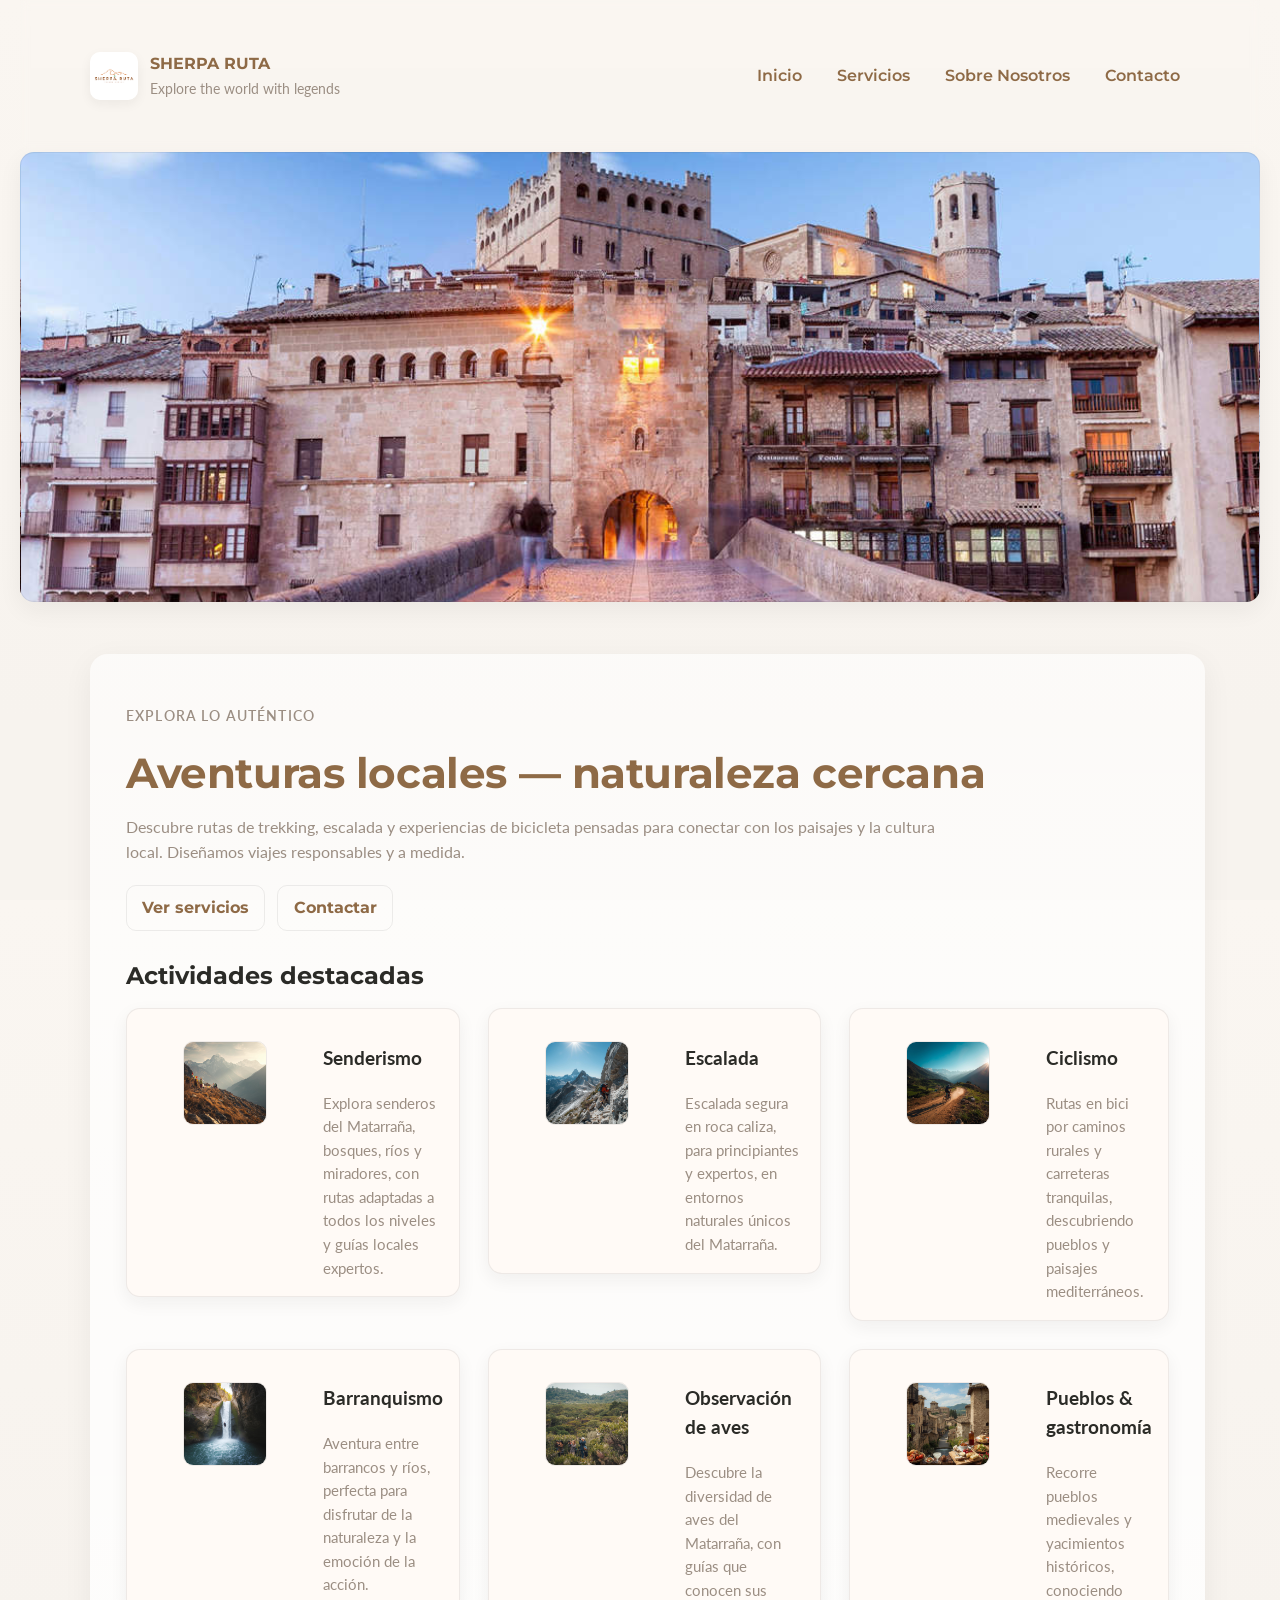
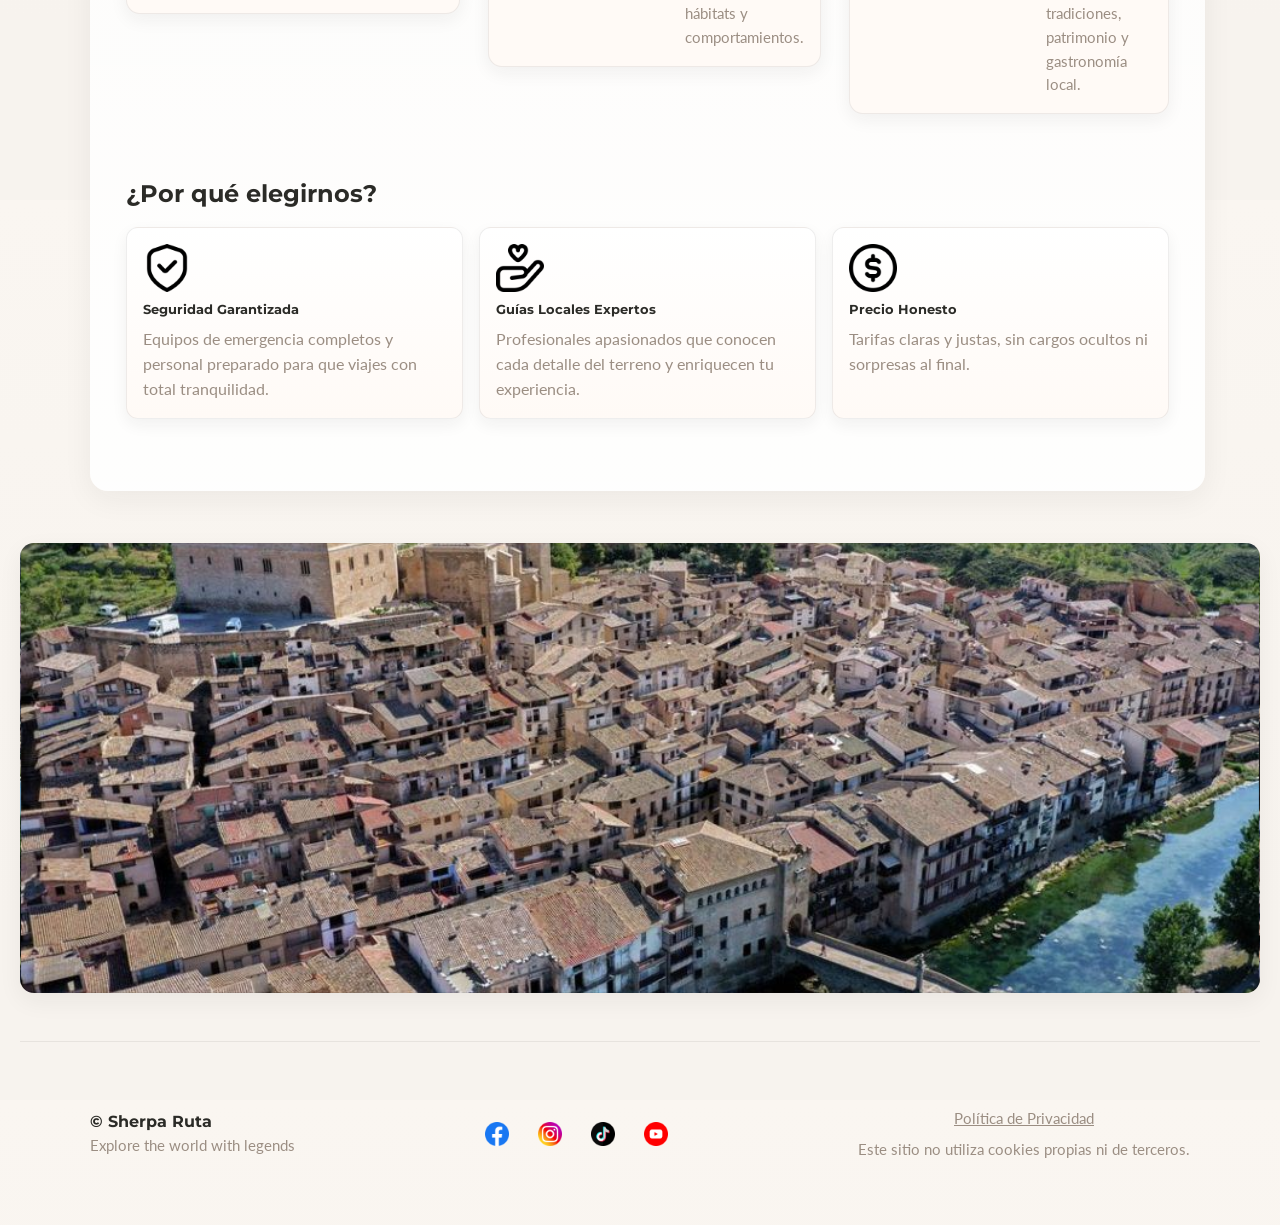
<file: index.html>
<!doctype html>
<html lang="es">
<head>
  <meta charset="UTF-8">
  <meta name="viewport" content="width=device-width, initial-scale=1.0">
  <title>Agencia de Viajes · Inicio</title>
  <meta name="description" content="Agencia de viajes de aventura local. Trekking, escalada, bicicleta, naturaleza y experiencias auténticas.">
  <link rel="stylesheet" href="style.css">
  <!-- Schema.org LocalBusiness -->
  <script type="application/ld+json">
  {
    "@context": "https://schema.org",
    "@type": "LocalBusiness",
    "name": "Agencia de Viajes Aventura Local",
    "telephone": "+34-600-000-000",
    "url": ".",
    "description": "Trekking, escalada, bicicleta y experiencias auténticas en la naturaleza local."
  }
  </script>
</head>
<body>
  <header>
    <div class="container header-inner" role="banner">
      <!--
      <a href="index.html" class="brand" aria-label="Inicio - Agencia de Viajes">
        <span class="logo" aria-hidden="true">AV</span>
        <div>
          <div style="font-family:Montserrat, sans-serif; font-weight:700;">Agencia Aventura Local</div>
          <div style="font-size:0.85rem; color:var(muted); margin-top:0.15rem;">Experiencias auténticas</div>
        </div>
      </a>
      -->
      <a href="index.html" class="brand" aria-label="Inicio - Agencia de Viajes">
        <img src="img/logo/srl.png" alt="Agencia Aventura Local" class="logo">
        <div>
        <div style="font-family:Montserrat, sans-serif; font-weight:700;">SHERPA RUTA</div>
        <div style="font-size:0.85rem; color:var(--muted); margin-top:0.15rem;">Explore the world with legends</div>
        </div>
      </a>


      <nav aria-label="Menú principal">
        <ul>
          <li><a href="index.html" aria-current="page">Inicio</a></li>
          <li><a href="servicio.html">Servicios</a></li>
          <li><a href="sobre.html">Sobre Nosotros</a></li>
          <li><a href="contacto.html">Contacto</a></li>
        </ul>
      </nav>
    </div>
  </header>

  <main>
    <div class="hero-visual" aria-hidden="true" style="background-image:url('img/valde.jpg');">
      </div>
    <section class="container hero" aria-labelledby="hero-title">
      <div class="hero-card">
        <p class="kicker">Explora lo auténtico</p>
        <h1 id="hero-title" class="h-title">Aventuras locales — naturaleza cercana</h1>
        <p class="h-sub">Descubre rutas de trekking, escalada y experiencias de bicicleta pensadas para conectar con los paisajes y la cultura local. Diseñamos viajes responsables y a medida.</p>

        <div class="actions">
          <a class="btn" href="servicio.html">Ver servicios</a>
          <a class="btn" href="contacto.html">Contactar</a>
        </div>

      <section aria-labelledby="destacados" style="margin-top:1.6rem;">
        <h2 id="destacados" style="font-family:Montserrat, sans-serif; margin:0 0 0.9rem;">Actividades destacadas</h2>
            <ul class="grid grid-3">
              <li>
                <article class="card" aria-labelledby="t1">
                  <figure><img src="img/hero-foto/ri-ne.jpg" alt="Trekking"></figure>
                  <div>
                    <h3 id="t1">Senderismo</h3>
                    <p>Explora senderos del Matarraña, bosques, ríos y miradores, con rutas adaptadas a todos los niveles y guías locales expertos.</p>
                  </div>
                </article>
              </li>

              <li>
                <article class="card" aria-labelledby="t2">
                  <figure><img src="img/hero-foto/climbing.jpg" alt="Escalada"></figure>
                  <div>
                    <h3 id="t2">Escalada</h3>
                    <p>Escalada segura en roca caliza, para principiantes y expertos, en entornos naturales únicos del Matarraña.</p>
                  </div>
                </article>
              </li>

              <li>
                <article class="card" aria-labelledby="t3">
                  <figure><img src="img/hero-foto/cyc.jpg" alt="Bicicleta"></figure>
                  <div>
                    <h3 id="t3">Ciclismo</h3>
                    <p>Rutas en bici por caminos rurales y carreteras tranquilas, descubriendo pueblos y paisajes mediterráneos.</p>
                  </div>
                </article>
              </li>

              <li>
                <article class="card" aria-labelledby="t4">
                  <figure><img src="img/hero-foto/bara.jpg" alt="Barranquismo"></figure>
                  <div>
                    <h3 id="t4">Barranquismo</h3>
                    <p>Aventura entre barrancos y ríos, perfecta para disfrutar de la naturaleza y la emoción de la acción.</p>
                  </div>
                </article>
              </li>

              <li>
                <article class="card" aria-labelledby="t5">
                  <figure><img src="img/hero-foto/ave.jpg" alt="Observación de aves"></figure>
                  <div>
                    <h3 id="t5">Observación de aves</h3>
                    <p>Descubre la diversidad de aves del Matarraña, con guías que conocen sus hábitats y comportamientos.</p>
                  </div>
                </article>
              </li>

              <li>
                <article class="card" aria-labelledby="t6">
                  <figure><img src="img/hero-foto/gas.jpg" alt="Pueblos y gastronomía"></figure>
                  <div>
                    <h3 id="t6">Pueblos & gastronomía</h3>
                    <p>Recorre pueblos medievales y yacimientos históricos, conociendo tradiciones, patrimonio y gastronomía local.</p>
                  </div>
                </article>
              </li>
            </ul>
      </section>


        <section aria-labelledby="porque" style="margin-top:1.6rem;">
          <h2 id="porque" style="font-family:Montserrat, sans-serif; margin:0 0 0.9rem;">¿Por qué elegirnos?</h2>
          <div class="icons">
            <div class="icon" role="article">
              <img src="icon/shield-check.png" alt="seguridad">
              <h5>Seguridad Garantizada</h5>
              <p>Equipos de emergencia completos y personal preparado para que viajes con total tranquilidad.</p>
            </div>

            <div class="icon" role="article">
              <img src="icon/hand-holding-heart.png" alt="respecto">
              <h5>Guías Locales Expertos</h5>
              <p>Profesionales apasionados que conocen cada detalle del terreno y enriquecen tu experiencia.</p>
            </div>

            <div class="icon" role="article">
              <img src="icon/usd-circle.png" alt="precio">
              <h5>Precio Honesto</h5>
              <p>Tarifas claras y justas, sin cargos ocultos ni sorpresas al final.</p>
            </div>

            <!--
            <div class="icon" role="article">
              <img src="icon/star.png" alt="respecto">
              <h5>Turismo Responsable</h5>
              <p>Protegemos el entorno y apoyamos la cultura local en cada una de nuestras actividades.</p>
            </div>

            <div class="icon" role="article">
              <img src="icon/edit.png" alt="edit">
              <h5>Viajes a tu Medida</h5>
              <p>Adaptamos cada experiencia a tu estilo: aventura, lujo o presupuesto.</p>
            </div>

            <div class="icon" role="article">
              <img src="icon/bulb.png" alt="apoyo">
              <h5>Apoyo a las Comunidades</h5>
              <p>Cada viaje contribuye a generar oportunidades para familias y trabajadores locales.</p>
            </div>
            -->


          </div>
        </section>
      </div>
    </section>
      <div class="hero-visual" aria-hidden="true" style="background-image:url('img/val.jpg');">
      </div>
  </main>

  <footer>
    <div class="container footer-inner" role="contentinfo">
      <div>
        <div style="font-weight:700; font-family:Montserrat, sans-serif;">© Sherpa Ruta</div>
        <div class="small">Explore the world with legends</div>
      </div>

      <div class="socials">
        <a href="#" aria-label="Facebook"><img src="icon/facebook.png" alt="facebook"></a>
        <a href="#" aria-label="Instagram"><img src="icon/social.png" alt="instagram"></a>
        <a href="#" aria-label="tik-tok"><img src="icon/tik-tok.png" alt="tik-tok"></a>
        <a href="#" aria-label="youtube"><img src="icon/youtube.png" alt="youtube"></a>
      </div>

      <div class="center">
        <a href="politica.html" class="small">Política de Privacidad</a>
        <div class="small" style="margin-top:0.5rem;">Este sitio no utiliza cookies propias ni de terceros.</div>
      </div>
    </div>
  </footer>
</body>
</html>
</file>
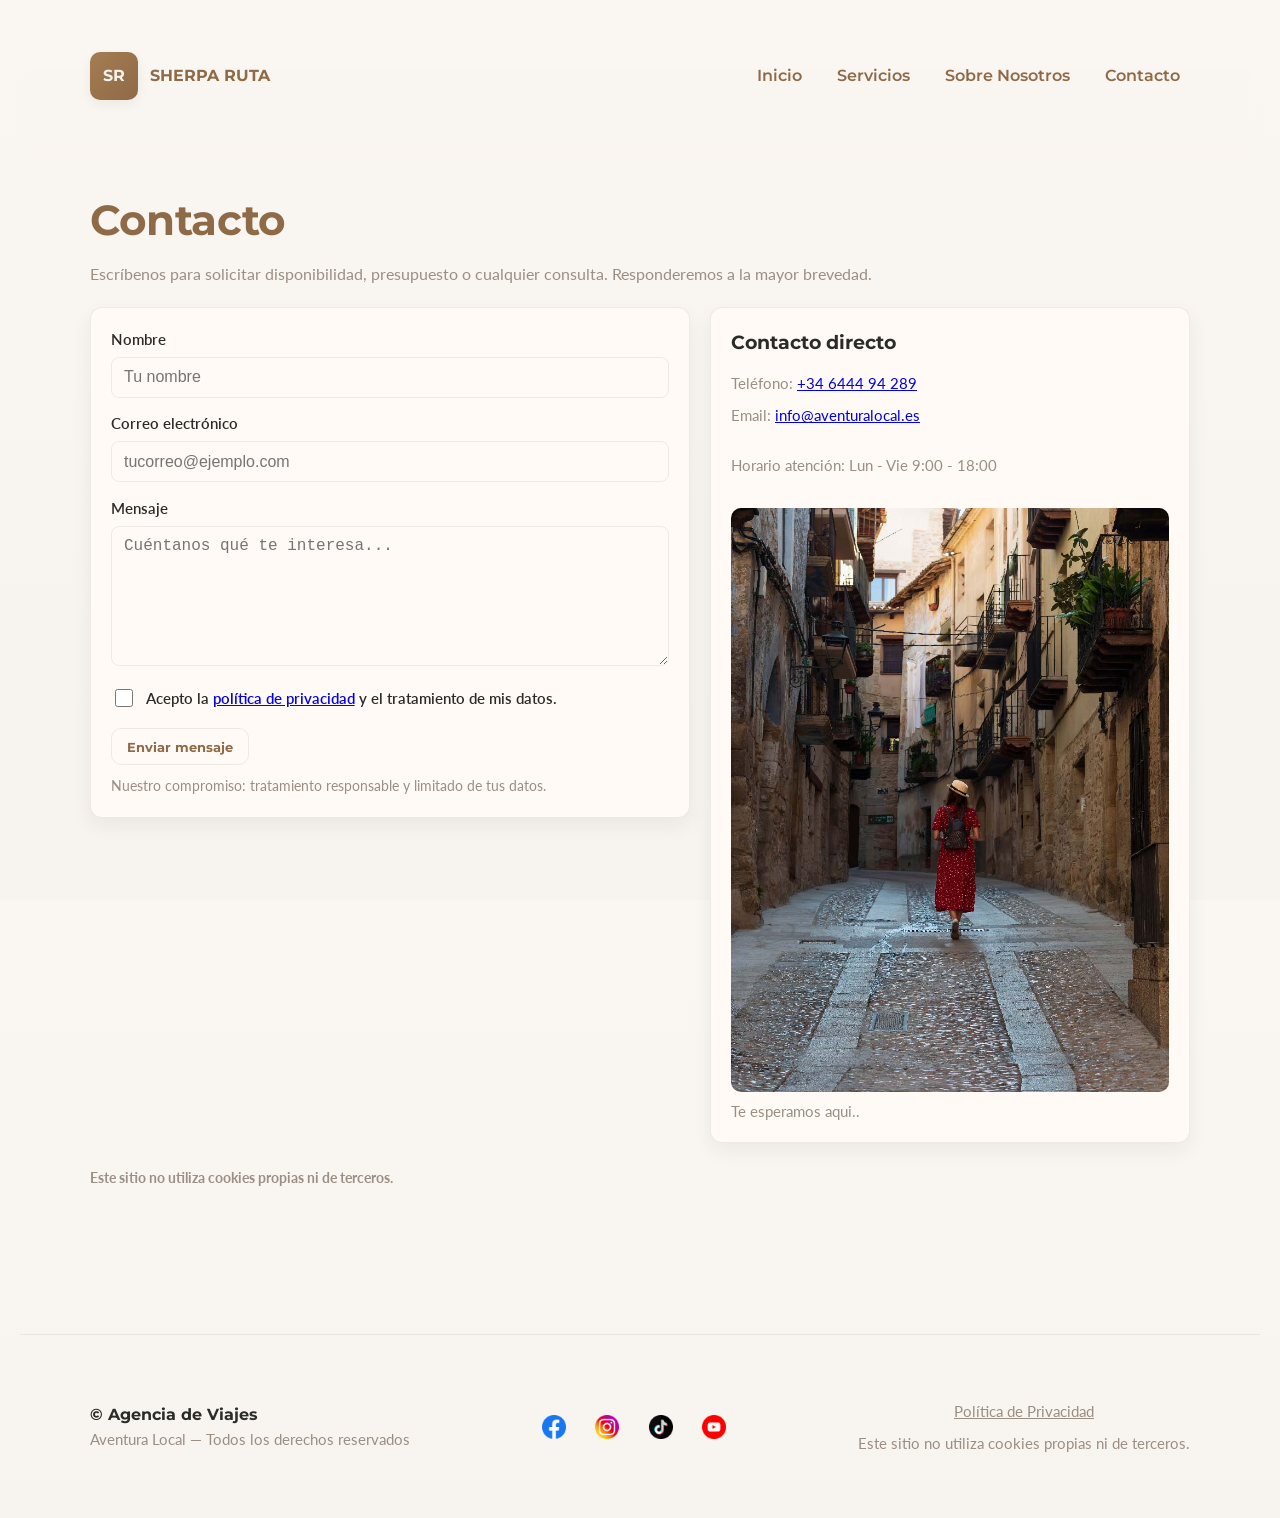
<file: contacto.html>
<!doctype html>
<html lang="es">
<head>
  <meta charset="UTF-8">
  <meta name="viewport" content="width=device-width, initial-scale=1.0">
  <title>Agencia de Viajes · Contacto</title>
  <meta name="description" content="Formulario de contacto para solicitar información sobre nuestras aventuras y viajes locales.">
  <link rel="stylesheet" href="style.css">
</head>
<body>
  <header>
    <div class="container header-inner" role="banner">
      <a href="index.html" class="brand" aria-label="Inicio - Agencia de Viajes">
        <span class="logo" aria-hidden="true">SR</span>
        <div>
          <div style="font-family:Montserrat, sans-serif; font-weight:700;">SHERPA RUTA</div>
        </div>
      </a>

      <nav aria-label="Menú principal">
        <ul>
          <li><a href="index.html">Inicio</a></li>
          <li><a href="servicio.html">Servicios</a></li>
          <li><a href="sobre.html">Sobre Nosotros</a></li>
          <li><a href="contacto.html" aria-current="page">Contacto</a></li>
        </ul>
      </nav>
    </div>
  </header>

  <main>
    <section class="container" aria-labelledby="contacto-title">
      <h1 id="contacto-title" class="h-title">Contacto</h1>
      <p class="h-sub">Escríbenos para solicitar disponibilidad, presupuesto o cualquier consulta. Responderemos a la mayor brevedad.</p>

      <div style="display:flex; gap:1.25rem; flex-wrap:wrap; margin-top:1.25rem;">
        <div style="flex:1 1 420px;">
          <form class="form" action="#" method="post" novalidate aria-label="Formulario de contacto">
            <div class="field">
              <label for="nombre">Nombre</label>
              <input id="nombre" name="nombre" class="input" type="text" placeholder="Tu nombre" required>
            </div>

            <div class="field">
              <label for="email">Correo electrónico</label>
              <input id="email" name="email" class="input" type="email" placeholder="tucorreo@ejemplo.com" required>
            </div>

            <div class="field">
              <label for="mensaje">Mensaje</label>
              <textarea id="mensaje" name="mensaje" placeholder="Cuéntanos qué te interesa..." required></textarea>
            </div>

            <div class="rgpd">
              <input id="rgpd" type="checkbox" class="checkbox" name="rgpd" required>
              <label for="rgpd" style="font-size:0.95rem;">
                Acepto la <a href="politica.html">política de privacidad</a> y el tratamiento de mis datos.
              </label>
            </div>

            <div style="display:flex; gap:0.6rem; align-items:center; flex-wrap:wrap;">
              <button type="submit" class="btn">Enviar mensaje</button>
              <div class="note">Nuestro compromiso: tratamiento responsable y limitado de tus datos.</div>
            </div>
          </form>
        </div>

        <aside style="flex:1 1 300px;">
          <div class="form" style="display:flex; flex-direction:column; gap:0.6rem;">
            <h3 style="margin:0 0 0.35rem; font-family:Montserrat, sans-serif;">Contacto directo</h3>
            <div class="small">Teléfono: <a href="tel:+34600000000">+34 6444 94 289</a></div>
            <div class="small">Email: <a href="mailto:info@aventuralocal.es">info@aventuralocal.es</a></div>
            <div style="height:8px"></div>
            <div class="small">Horario atención: Lun - Vie 9:00 - 18:00</div>
            <div style="height:12px"></div>
            <figure style="margin:0;">
              <img src="img/sobre.jpg" alt="Mapa ilustrativo" style="width:100%; border-radius:10px; display:block;">
              <figcaption class="small" style="margin-top:0.5rem;">Te esperamos aqui..</figcaption>
            </figure>
          </div>
        </aside>
      </div>

      <section style="margin-top:1.5rem;">
        <h5 class="note">Este sitio no utiliza cookies propias ni de terceros.</h5>
      </section>
    </section>
  </main>

   <footer>
    <div class="container footer-inner" role="contentinfo">
      <div>
        <div style="font-weight:700; font-family:Montserrat, sans-serif;">© Agencia de Viajes</div>
        <div class="small">Aventura Local — Todos los derechos reservados</div>
      </div>

      <div class="socials">
        <a href="#" aria-label="Facebook"><img src="icon/facebook.png" alt="facebook"></a>
        <a href="#" aria-label="Instagram"><img src="icon/social.png" alt="instagram"></a>
        <a href="#" aria-label="tik-tok"><img src="icon/tik-tok.png" alt="tik-tok"></a>
        <a href="#" aria-label="youtube"><img src="icon/youtube.png" alt="youtube"></a>
      </div>

      <div class="center">
        <a href="politica.html" class="small">Política de Privacidad</a>
        <div class="small" style="margin-top:0.5rem;">Este sitio no utiliza cookies propias ni de terceros.</div>
      </div>
    </div>
  </footer>
</body>
</html>
</file>
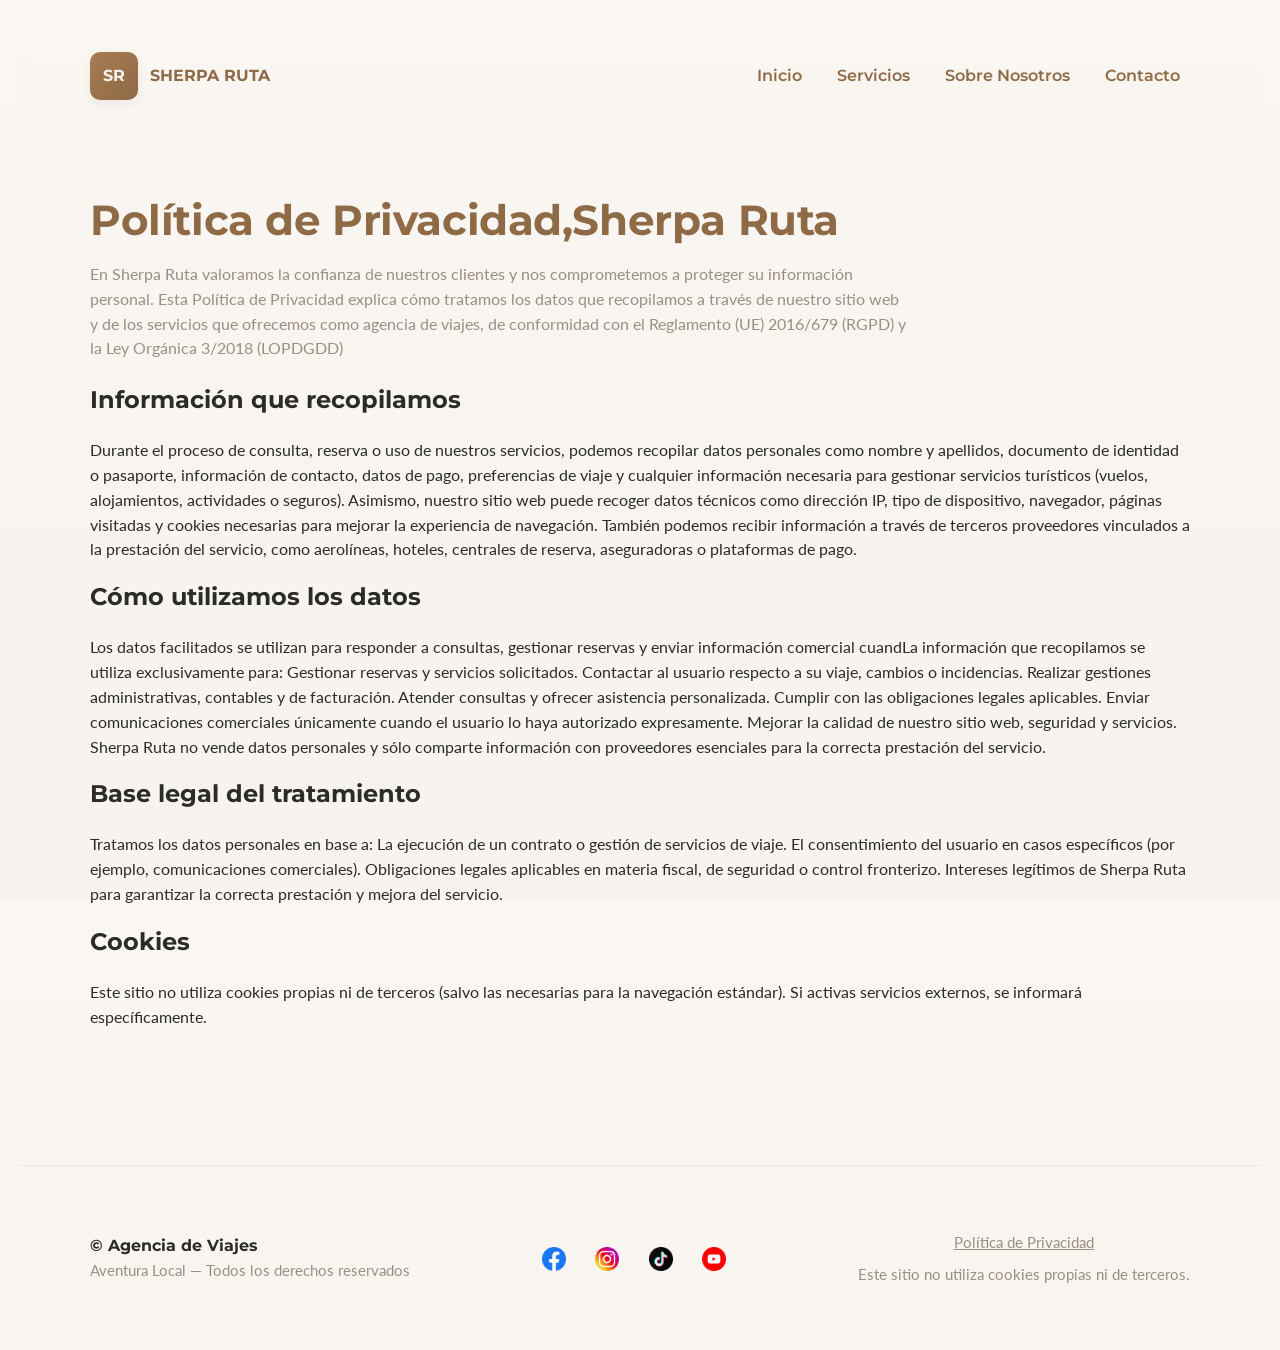
<file: politica.html>
<!doctype html>
<html lang="es">
<head>
  <meta charset="UTF-8">
  <meta name="viewport" content="width=device-width, initial-scale=1.0">
  <title>Política de Privacidad</title>
  <meta name="description" content="Política de privacidad y tratamiento de datos.">
  <link rel="stylesheet" href="style.css">
</head>
<body>
  <header>
    <div class="container header-inner">
      <a href="index.html" class="brand">
        <span class="logo">SR</span>
        <div>
          <div style="font-family:Montserrat, sans-serif; font-weight:700;">SHERPA RUTA</div>
        </div>
      </a>

      <nav aria-label="Menú principal">
        <ul>
          <li><a href="index.html">Inicio</a></li>
          <li><a href="servicio.html">Servicios</a></li>
          <li><a href="sobre.html">Sobre Nosotros</a></li>
          <li><a href="contacto.html">Contacto</a></li>
        </ul>
      </nav>
    </div>
  </header>

  <main>
    <section class="container" aria-labelledby="pol-title">
      <h1 id="pol-title" class="h-title">Política de Privacidad,Sherpa Ruta</h1>
      <p class="h-sub">En Sherpa Ruta valoramos la confianza de nuestros clientes y nos comprometemos a proteger su información personal. Esta Política de Privacidad explica cómo tratamos los datos que recopilamos a través de nuestro sitio web y de los servicios que ofrecemos como agencia de viajes, de conformidad con el Reglamento (UE) 2016/679 (RGPD) y la Ley Orgánica 3/2018 (LOPDGDD)</p>

      <section style="margin-top:1rem;">
        <h2 style="font-family:Montserrat, sans-serif;">Información que recopilamos</h2>
          <p>Durante el proceso de consulta, reserva o uso de nuestros servicios, podemos recopilar datos personales como nombre y apellidos, documento de identidad o pasaporte, información de contacto, datos de pago, preferencias de viaje y cualquier información necesaria para gestionar servicios turísticos (vuelos, alojamientos, actividades o seguros).
          Asimismo, nuestro sitio web puede recoger datos técnicos como dirección IP, tipo de dispositivo, navegador, páginas visitadas y cookies necesarias para mejorar la experiencia de navegación.
          También podemos recibir información a través de terceros proveedores vinculados a la prestación del servicio, como aerolíneas, hoteles, centrales de reserva, aseguradoras o plataformas de pago.
          </p>

        <h2 style="font-family:Montserrat, sans-serif; margin-top:1rem;">Cómo utilizamos los datos</h2>
        <p>Los datos facilitados se utilizan para responder a consultas, gestionar reservas y enviar información comercial cuandLa información que recopilamos se utiliza exclusivamente para:
        Gestionar reservas y servicios solicitados.
        Contactar al usuario respecto a su viaje, cambios o incidencias.
        Realizar gestiones administrativas, contables y de facturación.
        Atender consultas y ofrecer asistencia personalizada.
        Cumplir con las obligaciones legales aplicables.
        Enviar comunicaciones comerciales únicamente cuando el usuario lo haya autorizado expresamente.
        Mejorar la calidad de nuestro sitio web, seguridad y servicios.
        Sherpa Ruta no vende datos personales y sólo comparte información con proveedores esenciales para la correcta prestación del servicio.

        <h2 style="font-family:Montserrat, sans-serif; margin-top:1rem;">Base legal del tratamiento</h2>
        <p>Tratamos los datos personales en base a:
          La ejecución de un contrato o gestión de servicios de viaje.
          El consentimiento del usuario en casos específicos (por ejemplo, comunicaciones comerciales).
          Obligaciones legales aplicables en materia fiscal, de seguridad o control fronterizo.
          Intereses legítimos de Sherpa Ruta para garantizar la correcta prestación y mejora del servicio.</p>

        <h2 style="font-family:Montserrat, sans-serif; margin-top:1rem;">Cookies</h2>
        <p>Este sitio no utiliza cookies propias ni de terceros (salvo las necesarias para la navegación estándar). Si activas servicios externos, se informará específicamente.</p>
      </section>

    </section>
  </main>

   <footer>
    <div class="container footer-inner" role="contentinfo">
      <div>
        <div style="font-weight:700; font-family:Montserrat, sans-serif;">© Agencia de Viajes</div>
        <div class="small">Aventura Local — Todos los derechos reservados</div>
      </div>

      <div class="socials">
        <a href="#" aria-label="Facebook"><img src="icon/facebook.png" alt="facebook"></a>
        <a href="#" aria-label="Instagram"><img src="icon/social.png" alt="instagram"></a>
        <a href="#" aria-label="tik-tok"><img src="icon/tik-tok.png" alt="tik-tok"></a>
        <a href="#" aria-label="youtube"><img src="icon/youtube.png" alt="youtube"></a>
      </div>

      <div class="center">
        <a href="politica.html" class="small">Política de Privacidad</a>
        <div class="small" style="margin-top:0.5rem;">Este sitio no utiliza cookies propias ni de terceros.</div>
      </div>
    </div>
  </footer>
</body>
</html>
</file>
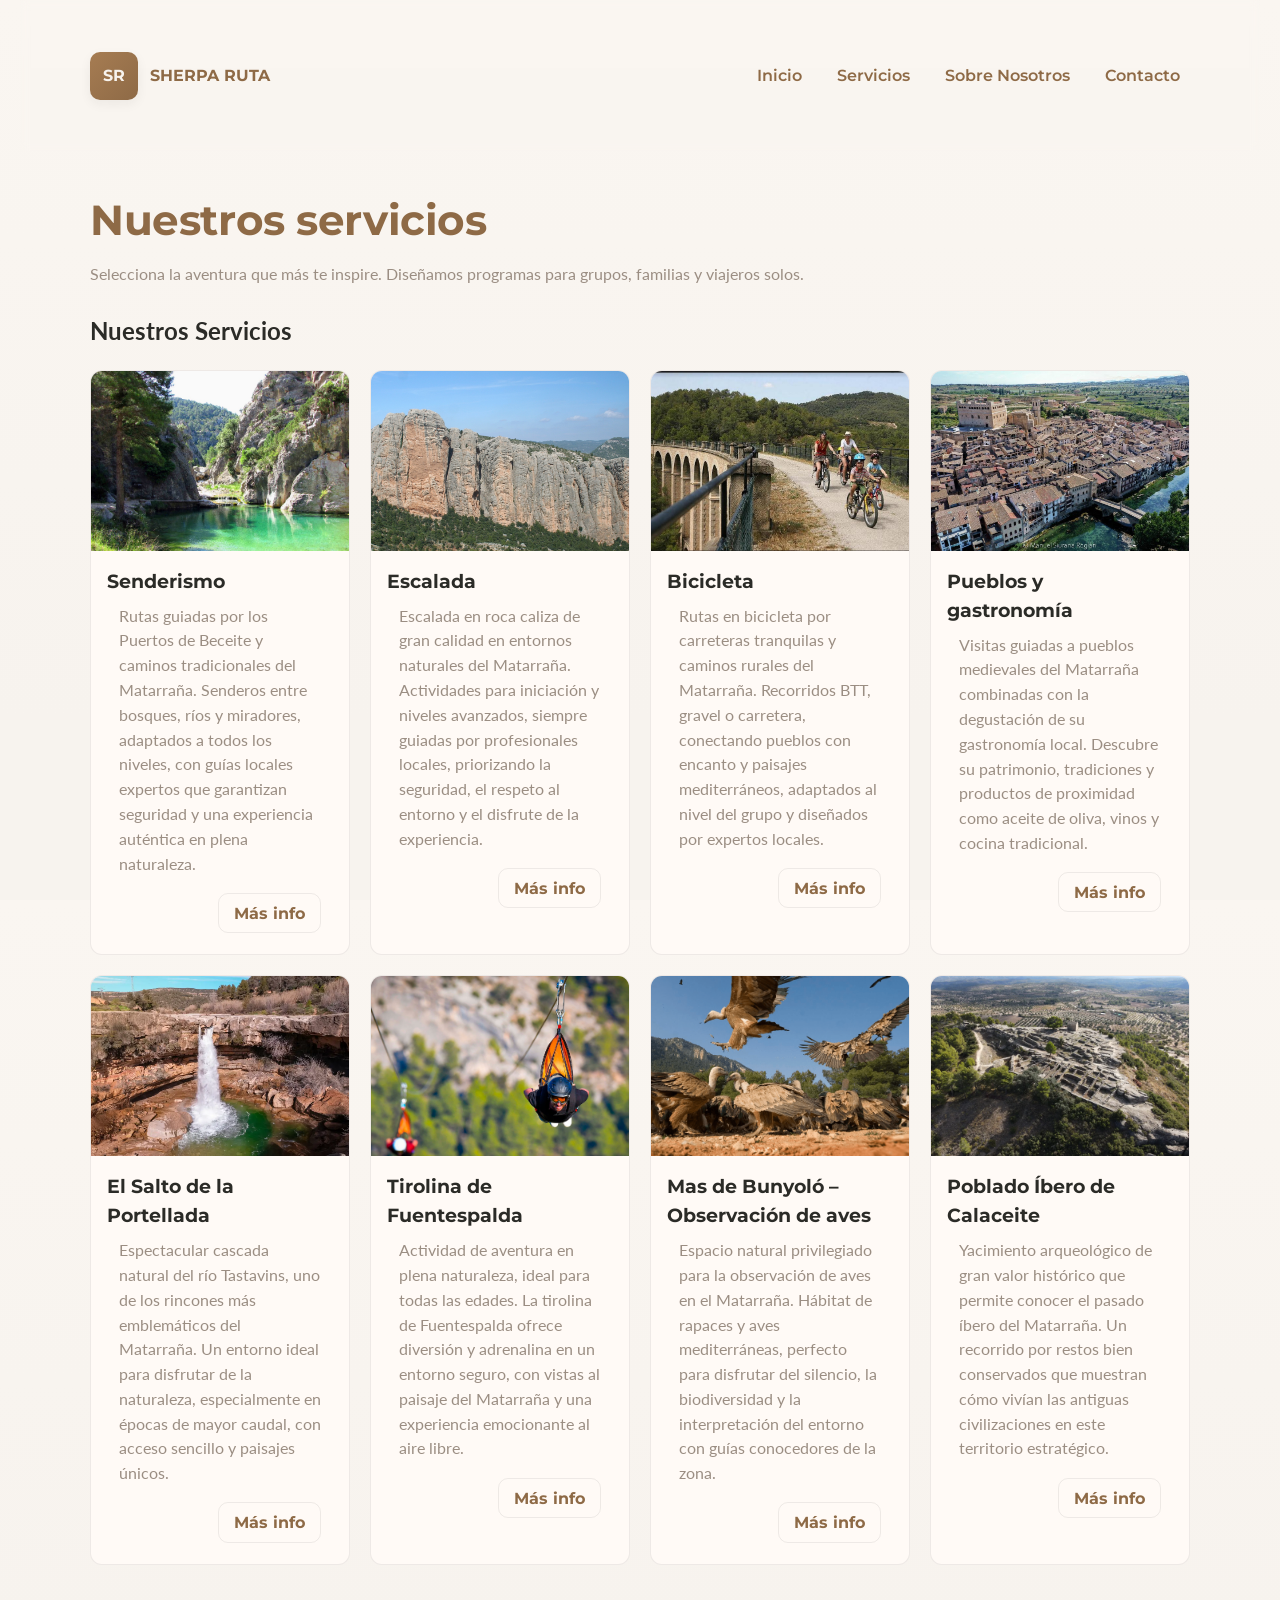
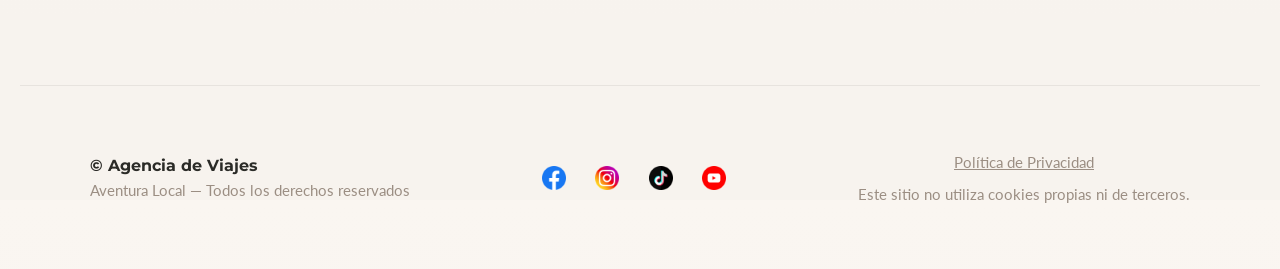
<file: servicio.html>
<!doctype html>
<html lang="es">
<head>
  <meta charset="UTF-8">
  <meta name="viewport" content="width=device-width, initial-scale=1.0">
  <title>Agencia de Viajes · Servicios</title>
  <meta name="description" content="Servicios: trekking, escalada, rutas en bicicleta y experiencias rurales.">
  <link rel="stylesheet" href="style.css">
</head>
<body>
  <header>
    <div class="container header-inner" role="banner">
      <a href="index.html" class="brand" aria-label="Inicio - Agencia de Viajes">
        <span class="logo" aria-hidden="true">SR</span>
        <div>
          <div style="font-family:Montserrat, sans-serif; font-weight:700;">SHERPA RUTA</div>
        </div>
      </a>

      <nav aria-label="Menú principal">
        <ul>
          <li><a href="index.html">Inicio</a></li>
          <li><a href="servicio.html" aria-current="page">Servicios</a></li>
          <li><a href="sobre.html">Sobre Nosotros</a></li>
          <li><a href="contacto.html">Contacto</a></li>
        </ul>
      </nav>
    </div>
  </header>

  <main>
    <section class="container" aria-labelledby="serv-title">
      <h1 id="serv-title" class="h-title">Nuestros servicios</h1>
      <p class="h-sub">Selecciona la aventura que más te inspire. Diseñamos programas para grupos, familias y viajeros solos.</p>

      <section style="margin-top:1.6rem;">
        <h2 id="services-title">Nuestros Servicios</h2>
        <div class="services-grid">
          <article class="service-card" aria-labelledby="s1">
            <img src="img/pari.jpg" alt="Trekking guiado">
            <div class="service-body">
              <h3 id="s1">Senderismo</h3>
              <p>Rutas guiadas por los Puertos de Beceite y caminos tradicionales del Matarraña. Senderos entre bosques, ríos y miradores, adaptados a todos los niveles, con guías locales expertos que garantizan seguridad y una experiencia auténtica en plena naturaleza.</p>
              <div class="more">
                <a class="btn" href="contacto.html">Más info</a>
              </div>
            </div>
          </article>

          <article class="service-card" aria-labelledby="s2">
            <img src="img/escalada.jpg" alt="Escalada y vías">
            <div class="service-body">
              <h3 id="s2">Escalada</h3>
              <p>Escalada en roca caliza de gran calidad en entornos naturales del Matarraña. Actividades para iniciación y niveles avanzados, siempre guiadas por profesionales locales, priorizando la seguridad, el respeto al entorno y el disfrute de la experiencia.</p>
              <div class="more">
                <a class="btn" href="contacto.html">Más info</a>
              </div>
            </div>
          </article>

          <article class="service-card" aria-labelledby="s3">
            <img src="img/bici1.jpg" alt="Rutas en bicicleta">
            <div class="service-body">
              <h3 id="s3">Bicicleta</h3>
              <p>Rutas en bicicleta por carreteras tranquilas y caminos rurales del Matarraña. Recorridos BTT, gravel o carretera, conectando pueblos con encanto y paisajes mediterráneos, adaptados al nivel del grupo y diseñados por expertos locales.</p>
              <div class="more">
                <a class="btn" href="contacto.html">Más info</a>
              </div>
            </div>
          </article>

          <article class="service-card" aria-labelledby="s4">
            <img src="img/val.jpg" alt="Experiencias rurales">
            <div class="service-body">
              <h3 id="s4">Pueblos y gastronomía</h3>
              <p>Visitas guiadas a pueblos medievales del Matarraña combinadas con la degustación de su gastronomía local. Descubre su patrimonio, tradiciones y productos de proximidad como aceite de oliva, vinos y cocina tradicional.</p>
              <div class="more">
                <a class="btn" href="contacto.html">Más info</a>
              </div>
            </div>
          </article>

          <article class="service-card" aria-labelledby="s3">
            <img src="img/salt.webp" alt="Rutas en bicicleta">
            <div class="service-body">
              <h3 id="s5">El Salto de la Portellada</h3>
              <p>Espectacular cascada natural del río Tastavins, uno de los rincones más emblemáticos del Matarraña. Un entorno ideal para disfrutar de la naturaleza, especialmente en épocas de mayor caudal, con acceso sencillo y paisajes únicos.</p>
              <div class="more">
                <a class="btn" href="contacto.html">Más info</a>
              </div>
            </div>
          </article>

          <article class="service-card" aria-labelledby="s3">
            <img src="img/tiro.jpg" alt="Rutas en bicicleta">
            <div class="service-body">
              <h3 id="s6">Tirolina de Fuentespalda</h3>
              <p>Actividad de aventura en plena naturaleza, ideal para todas las edades. La tirolina de Fuentespalda ofrece diversión y adrenalina en un entorno seguro, con vistas al paisaje del Matarraña y una experiencia emocionante al aire libre.</p>
              <div class="more">
                <a class="btn" href="contacto.html">Más info</a>
              </div>
            </div>
          </article>

          <article class="service-card" aria-labelledby="s3">
            <img src="img/ave.png" alt="Rutas en bicicleta">
            <div class="service-body">
              <h3 id="s7">Mas de Bunyoló – Observación de aves</h3>
              <p>Espacio natural privilegiado para la observación de aves en el Matarraña. Hábitat de rapaces y aves mediterráneas, perfecto para disfrutar del silencio, la biodiversidad y la interpretación del entorno con guías conocedores de la zona.</p>
              <div class="more">
                <a class="btn" href="contacto.html">Más info</a>
              </div>
            </div>
          </article>

          <article class="service-card" aria-labelledby="s3">
            <img src="img/pue.webp" alt="Rutas en bicicleta">
            <div class="service-body">
              <h3 id="s8">Poblado Íbero de Calaceite</h3>
              <p>Yacimiento arqueológico de gran valor histórico que permite conocer el pasado íbero del Matarraña. Un recorrido por restos bien conservados que muestran cómo vivían las antiguas civilizaciones en este territorio estratégico.</p>
              <div class="more">
                <a class="btn" href="contacto.html">Más info</a>
              </div>
            </div>
          </article>

        </div>
      </section>
    </section>
  </main>

   <footer>
    <div class="container footer-inner" role="contentinfo">
      <div>
        <div style="font-weight:700; font-family:Montserrat, sans-serif;">© Agencia de Viajes</div>
        <div class="small">Aventura Local — Todos los derechos reservados</div>
      </div>

      <div class="socials">
        <a href="#" aria-label="Facebook"><img src="icon/facebook.png" alt="facebook"></a>
        <a href="#" aria-label="Instagram"><img src="icon/social.png" alt="instagram"></a>
        <a href="#" aria-label="tik-tok"><img src="icon/tik-tok.png" alt="tik-tok"></a>
        <a href="#" aria-label="youtube"><img src="icon/youtube.png" alt="youtube"></a>
      </div>

      <div class="center">
        <a href="politica.html" class="small">Política de Privacidad</a>
        <div class="small" style="margin-top:0.5rem;">Este sitio no utiliza cookies propias ni de terceros.</div>
      </div>
    </div>
  </footer>
</body>
</html>
</file>
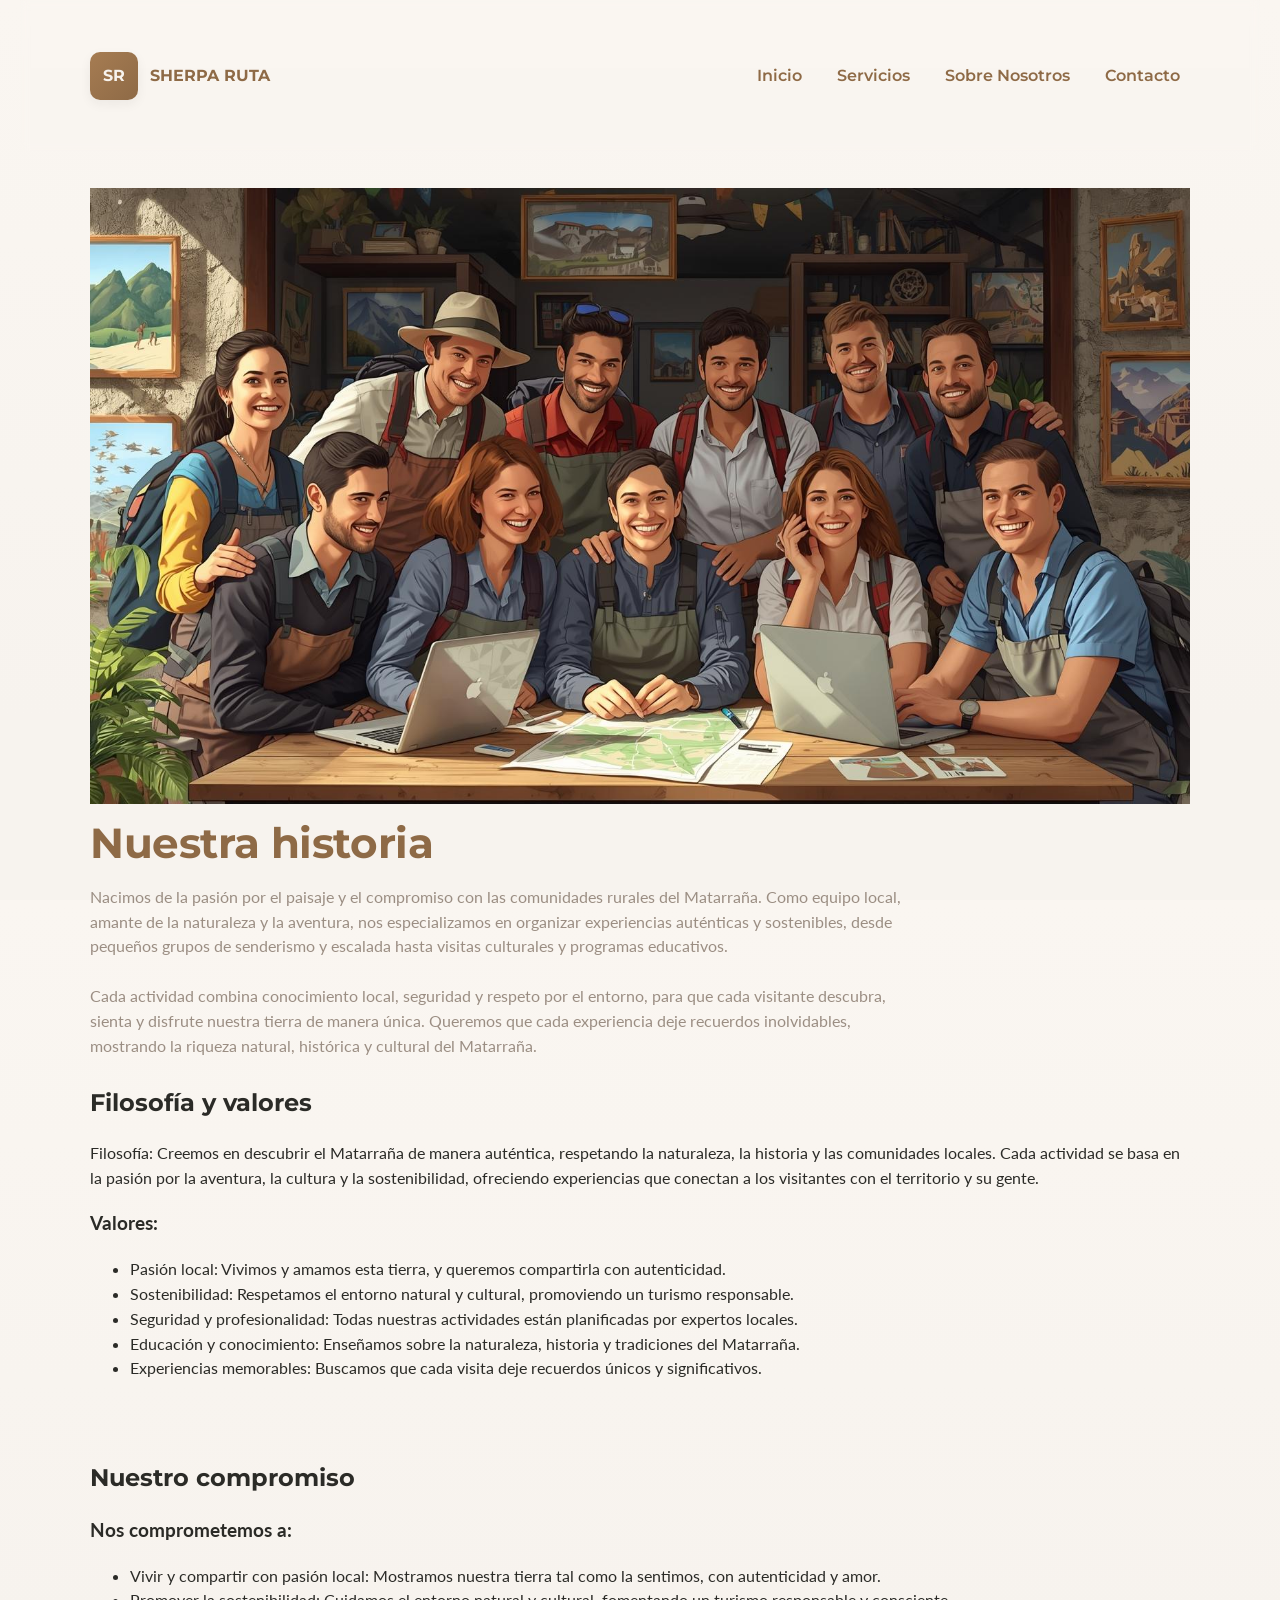
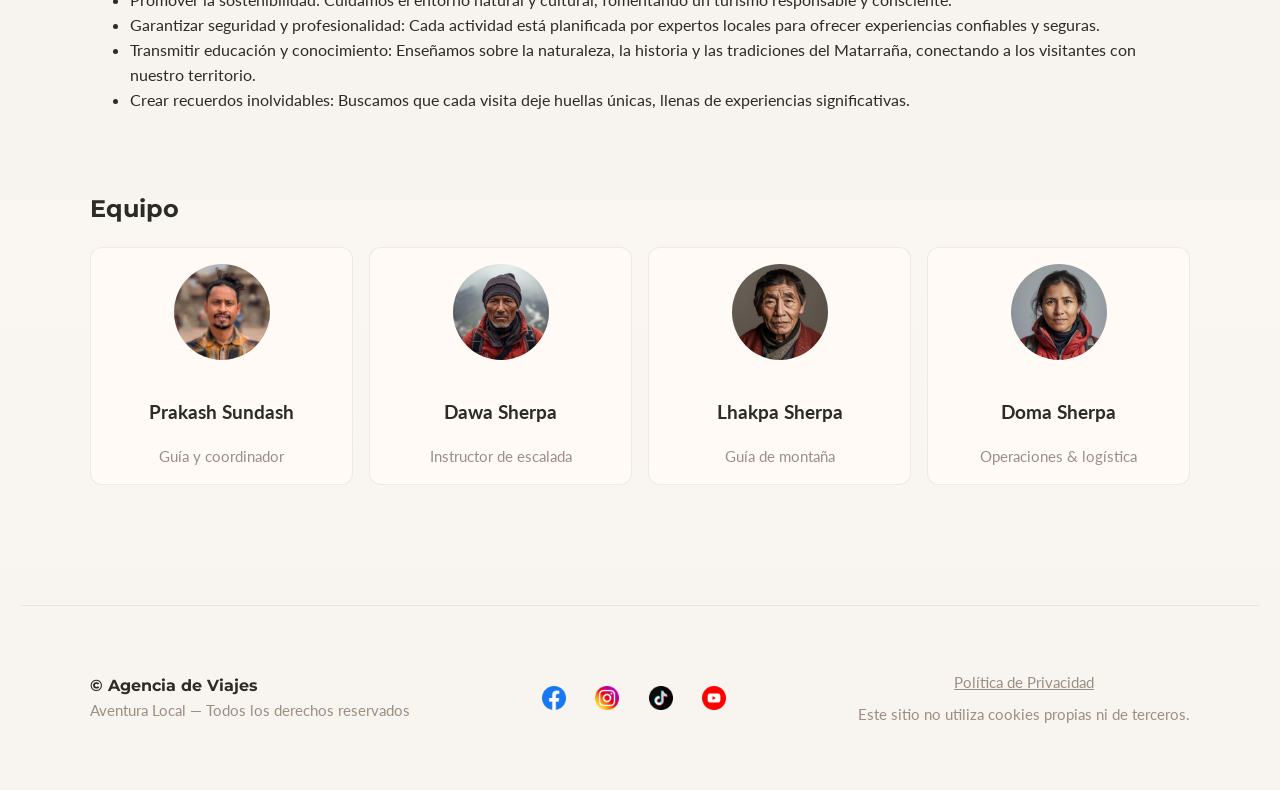
<file: sobre.html>
<!doctype html>
<html lang="es">
<head>
  <meta charset="UTF-8">
  <meta name="viewport" content="width=device-width, initial-scale=1.0">
  <title>Agencia de Viajes · Sobre Nosotros</title>
  <meta name="description" content="Conoce la historia, filosofía y el equipo de nuestra agencia de viajes de aventura local.">
  <link rel="stylesheet" href="style.css">
</head>
<body>
  <header>
    <div class="container header-inner" role="banner">
      <a href="index.html" class="brand" aria-label="Inicio - Agencia de Viajes">
        <span class="logo" aria-hidden="true">SR</span>
        <div>
          <div style="font-family:Montserrat, sans-serif; font-weight:700;">SHERPA RUTA</div>
        </div>
      </a>

      <nav role="navigation" aria-label="Menú principal">
        <ul>
          <li><a href="index.html">Inicio</a></li>
          <li><a href="servicio.html">Servicios</a></li>
          <li><a href="sobre.html" aria-current="page">Sobre Nosotros</a></li>
          <li><a href="contacto.html">Contacto</a></li>
        </ul>
      </nav>
    </div>
  </header>

  <main>
    <section class="container" aria-labelledby="sobre-title">
      <img class="team-img" src="img/team/team.jpg" alt="nuesto equipo">
      <h1 id="sobre-title" class="h-title">Nuestra historia</h1>
      <p class="h-sub">Nacimos de la pasión por el paisaje y el compromiso con las comunidades rurales del Matarraña. Como equipo local, amante de la naturaleza y la aventura, nos especializamos en organizar experiencias auténticas y sostenibles, desde pequeños grupos de senderismo y escalada hasta visitas culturales y programas educativos.
      <br>
      <br>
      Cada actividad combina conocimiento local, seguridad y respeto por el entorno, para que cada visitante descubra, sienta y disfrute nuestra tierra de manera única. Queremos que cada experiencia deje recuerdos inolvidables, mostrando la riqueza natural, histórica y cultural del Matarraña.</p>

      <section aria-labelledby="filo" style="margin-top:1.6rem;">
        <h2 id="filo" style="font-family:Montserrat, sans-serif;">Filosofía y valores</h2>
        <article>
          <p> Filosofía: Creemos en descubrir el Matarraña de manera auténtica, respetando la    naturaleza, la historia y las comunidades locales. Cada actividad se basa en la pasión por la aventura, la cultura y la sostenibilidad, ofreciendo experiencias que conectan a los visitantes con el territorio y su gente.</p>

            <h3> Valores:</h3>
              <ul>
                <li>Pasión local: Vivimos y amamos esta tierra, y queremos compartirla con autenticidad.</li>
                <li>Sostenibilidad: Respetamos el entorno natural y cultural, promoviendo un turismo responsable.</li>
                <li>Seguridad y profesionalidad: Todas nuestras actividades están planificadas por expertos locales.</li>
                <li>Educación y conocimiento: Enseñamos sobre la naturaleza, historia y tradiciones del Matarraña.</li>
                <li>Experiencias memorables: Buscamos que cada visita deje recuerdos únicos y significativos.</li>
              </ul>
        
        </article> 
      </section>

      <section aria-labelledby="compromiso" style="margin-top:1.6rem;">
        <h2 id="compromiso" style="font-family:Montserrat, sans-serif;">Nuestro compromiso</h2>
        <article>
          <h3>Nos comprometemos a:</h3>
          <ul>
            <li>Vivir y compartir con pasión local: Mostramos nuestra tierra tal como la sentimos, con autenticidad y amor.</li>
            <li>Promover la sostenibilidad: Cuidamos el entorno natural y cultural, fomentando un turismo responsable y consciente.</li>
            <li>Garantizar seguridad y profesionalidad: Cada actividad está planificada por expertos locales para ofrecer experiencias confiables y seguras.</li>
            <li>Transmitir educación y conocimiento: Enseñamos sobre la naturaleza, la historia y las tradiciones del Matarraña, conectando a los visitantes con nuestro territorio.</li>
            <li>Crear recuerdos inolvidables: Buscamos que cada visita deje huellas únicas, llenas de experiencias significativas.</li>
          </ul>
        </article>
      </section>

      <section aria-labelledby="equipo" style="margin-top:1.6rem;">
  <h2 id="equipo" style="font-family:Montserrat, sans-serif;">Equipo</h2>

  <div class="team" role="group" aria-label="Nuestro equipo">
    
    <article class="member">
      <img src="img/team/prakash.png" alt="Prakash Sundash, guía y coordinadora">
      <h3 style="font-weight:700;">Prakash Sundash</h3>
      <div class="small">Guía y coordinador</div>
    </article>

    <article class="member">
      <img src="img/team/dawa.jpg" alt="Dawa Sherpa, instructor de escalada">
      <h3 style="font-weight:700;">Dawa Sherpa</h3>
      <div class="small">Instructor de escalada</div>
    </article>

    <article class="member">
      <img src="img/team/Lakpa.jpg" alt="Lhakpa Sherpa, guía de montaña">
      <h3 style="font-weight:700;">Lhakpa Sherpa</h3>
      <div class="small">Guía de montaña</div>
    </article>

    <article class="member">
      <img src="img/team/Doma.jpg" alt="Doma Sherpa, operaciones y logística">
      <h3 style="font-weight:700;">Doma Sherpa</h3>
      <div class="small">Operaciones & logística</div>
    </article>

  </div>
</section>
    </section>
  </main>

  <footer>
    <div class="container footer-inner" role="contentinfo">
      <div>
        <div style="font-weight:700; font-family:Montserrat, sans-serif;">© Agencia de Viajes</div>
        <div class="small">Aventura Local — Todos los derechos reservados</div>
      </div>

      <div class="socials">
        <a href="#" aria-label="Facebook"><img src="icon/facebook.png" alt="facebook"></a>
        <a href="#" aria-label="Instagram"><img src="icon/social.png" alt="instagram"></a>
        <a href="#" aria-label="tik-tok"><img src="icon/tik-tok.png" alt="tik-tok"></a>
        <a href="#" aria-label="youtube"><img src="icon/youtube.png" alt="youtube"></a>
      </div>

      <div class="center">
        <a href="politica.html" class="small">Política de Privacidad</a>
        <div class="small" style="margin-top:0.5rem;">Este sitio no utiliza cookies propias ni de terceros.</div>
      </div>
    </div>
  </footer>
</body>
</html>
</file>
<file: style.css>
/* style.css
   Minimalista - rústico
   Variables, tipografías desde Google Fonts, responsive con Flexbox/Grid
*/

/* Google Fonts (Montserrat para títulos, Lato para cuerpo) */
@import url('https://fonts.googleapis.com/css2?family=Lato:wght@300;400;700&family=Montserrat:wght@600;700&display=swap');

:root{
  /* Colores tierra / naturales */
  --bg: #faf6f1;
  --panel: #fffaf6;
  --accent: #a67c52; /* marrón claro */
  --accent-2: #8e6a46;
  --muted: #9b8e83;
  --text: #2b2b27;
  --soft-border: rgba(43,43,39,0.08);
  --shadow: rgba(38,35,32,0.06);

  --radius: 12px;
  --container-width: 1100px;
  --max-width-narrow: 820px;
  --gap: 28px;
}

/* Global reset & base */
* { box-sizing: border-box; }
html,body { height:100%; }
body{
  margin:0;
  background: linear-gradient(180deg, var(--bg), #f7f3ee 80%);
  color:var(--text);
  font-family: "Lato", system-ui, -apple-system, "Segoe UI", Roboto, "Helvetica Neue", Arial;
  -webkit-font-smoothing:antialiased;
  -moz-osx-font-smoothing:grayscale;
  line-height:1.55;
  font-size:16px;
  padding:0 1.25rem;
}

/* Layout container */
.container{
  max-width: var(--container-width);
  margin: 0 auto;
  padding: 2.25rem 0;
}

/* Header & Nav */
header{
  background: transparent;
  padding: 1rem 0;
  position:sticky;
  top:0;
  z-index:50;
  backdrop-filter: blur(4px);
}
.brand{
  display:flex;
  align-items:center;
  gap:0.75rem;
  text-decoration:none;
  color:var(--accent-2);
}
.brand .logo{
  width:48px;
  height:48px;
  border-radius:10px;
  background: linear-gradient(135deg,var(--accent),var(--accent-2));
  display:inline-flex;
  align-items:center;
  justify-content:center;
  color: #f7f3ee;
  font-weight:700;
  font-family: "Montserrat", sans-serif;
  box-shadow: 0 4px 12px var(--shadow);
}
.header-inner{
  display:flex;
  align-items:center;
  justify-content:space-between;
  gap:1rem;
}
nav ul{
  list-style:none;
  display:flex;
  gap:1rem;
  margin:0;
  padding:0;
}
nav a{
  text-decoration:none;
  color:var(--accent-2);
  font-weight:600;
  font-family: "Montserrat", sans-serif;
  padding:0.5rem 0.6rem;
  border-radius:8px;
}
nav a:hover, nav a:focus{
  background: rgba(166,124,82,0.06);
  outline: none;
}

/* Hero */
.hero{
  display:grid;
  grid-template-columns: 1fr;
  align-items:center;
  gap:1.5rem;
  padding:3.25rem 0;
}
.hero .hero-card{
  background: linear-gradient(180deg, rgba(255,255,255,0.6), rgba(255,255,255,0.9));
  border-radius: 18px;
  padding:2.25rem;
  box-shadow: 0 8px 30px var(--shadow);
  /* border: 1px solid var(--soft-border); */
}
 .hero-visual{
  width: 100%;
  height: 450px;
  border-radius: 14px;
  overflow: hidden;
  box-shadow: 0 8px 24px var(--shadow);
  background-size:cover;
  background-position: center;
  border: 1px solid var(--soft-border);
} 

/* Hero text */
.h-title{
  font-family: "Montserrat", sans-serif;
  font-size: clamp(1.6rem, 3.6vw, 2.6rem);
  margin:0;
  color:var(--accent-2);
  letter-spacing: -0.01em;
}
.h-sub{
  margin-top:0.6rem;
  color:var(--muted);
  max-width: var(--max-width-narrow);
}

/* CTA / acciones */
.actions{
  margin-top:1.25rem;
  display:flex;
  gap:0.75rem;
  flex-wrap:wrap;
}
.btn{
  font-family: "Montserrat", sans-serif;
  border:1px solid rgba(43,43,39,0.08);
  background: transparent;
  padding:0.6rem 0.95rem;
  border-radius:10px;
  cursor:pointer;
  text-decoration:none;
  color:var(--accent-2);
  font-weight:700;
  transition: all 180ms ease;
}
.btn:hover{
  transform: translateY(-3px);
  box-shadow: 0 8px 18px rgba(0,0,0,0.06);
}

/* Highlights / cards */
.grid{
  display:grid;
  gap:var(--gap);
}
.grid-3{
  grid-template-columns: repeat(3, 1fr);
}

.grid.grid-3 {
  list-style: none;  /* hides bullets */
  margin: 0;
  padding: 0;
}

.card{
  background:var(--panel);
  border-radius:14px;
  padding:1rem;
  border:1px solid var(--soft-border);
  box-shadow: 0 6px 18px var(--shadow);
  display:flex;
  gap:1rem;
  align-items:flex-start;
}
.card figure{
  width:84px;
  height:84px;
  flex:0 0 84px;
  border-radius:10px;
  overflow:hidden;
  border: 1px solid var(--soft-border);
}
.card img{ width:100%; height:100%; object-fit:cover; display:block; }
.card h4{
  margin:0 0 0.35rem;
  font-family: "Montserrat", sans-serif;
  font-size:1.05rem;
}
.card p{ margin:0; color:var(--muted); font-size:0.95rem; }

/* Why choose us */
.icons{
  display:flex;
  gap:1rem;
  align-items:stretch;
  flex-wrap:wrap;
}
.icon{
  flex:1;
  padding:1rem;
  border-radius:12px;
  background: linear-gradient(180deg, #fff, #fffaf6);
  border:1px solid var(--soft-border);
  box-shadow: 0 6px 16px var(--shadow);
}
.icon img{
  height: 48px; width: 48px;
}

.icon h5{ margin:0 0 0.5rem; font-family: "Montserrat", sans-serif; }
.icon p{ margin:0; color:var(--muted); }

/* Sections */
section{
  margin-top:2.25rem;
  padding-bottom:2.25rem;
}

/* Footer */
footer{
  border-top:1px solid var(--soft-border);
  padding:1.75rem 0;
  margin-top:3rem;
}
.footer-inner{
  display:flex;
  gap:1rem;
  align-items:center;
  justify-content:space-between;
  flex-wrap:wrap;
}
.socials{
  display:flex;
  gap:0.5rem;
  align-items:center;
}
.socials a{
  text-decoration:none;
  padding:0.35rem 0.6rem;
  border-radius:8px;
  font-size:0.95rem;
  color:var(--muted);
  border:1px solid transparent;
}
.socials img {
  width: 24px;       /* tamaño del icono */
  height: 24px;
  object-fit: contain;
  display: inline-block;
  vertical-align: middle;
  transition: opacity 0.3s ease;
}

.socials img:hover {
  opacity: 0.8;      /* efecto hover sutil */
}

.small{
  font-size:0.92rem;
  color:var(--muted);
}

/* Services page specifics */
.services-grid{
  display:grid;
  grid-template-columns: repeat(auto-fit, minmax(240px,1fr));
  gap:1.25rem;
}
.service-card{
  border-radius:12px;
  overflow:hidden;
  background:var(--panel);
  border:1px solid var(--soft-border);
  display:flex;
  flex-direction:column;
}
.service-card img{ width:100%; height:180px; object-fit:cover; display:block; }
.service-card .service-body{ padding:1rem; }
.service-card h3{ margin:0 0 0.5rem; font-family: "Montserrat", sans-serif; }
.service-card p{ margin:0 0.75rem 0.75rem; color:var(--muted); }
.service-card .more{
  margin-top:auto;
  padding:0.75rem;
  text-align:right;
}

/* About page */
.team-img{
  width: 100%;
  height: 100%;
  }
.team{
  display:grid;
  gap:1rem;
  grid-template-columns: repeat(auto-fit, minmax(180px,1fr));
}
.member{
  padding:1rem;
  border-radius:12px;
  background:var(--panel);
  border:1px solid var(--soft-border);
  text-align:center;
}
.member img{ width:96px; height:96px; object-fit:cover; border-radius:50%; margin-bottom:0.75rem; }

/* Contact form */
.form{
  max-width:720px;
  background:var(--panel);
  padding:1.25rem;
  border-radius:12px;
  border:1px solid var(--soft-border);
  box-shadow: 0 8px 20px var(--shadow);
}
.form label{ display:block; font-weight:600; margin-bottom:0.35rem; font-size:0.95rem; }
.input, textarea{
  width:100%;
  padding:0.65rem 0.75rem;
  border-radius:8px;
  border:1px solid var(--soft-border);
  background:transparent;
  font-size:1rem;
  color:var(--text);
  resize:vertical;
}
textarea{ min-height:140px; }
.field{
  margin-bottom:0.9rem;
}

/* RGPD area */
.rgpd{
  display:flex;
  gap:0.6rem;
  align-items:flex-start;
  margin:0.75rem 0;
}
.checkbox{
  margin-top:0.15rem;
  width:18px; height:18px;
}

/* small print */
.note{
  font-size:0.9rem;
  color:var(--muted);
}

/* Responsive */
@media (min-width:880px){
  .hero{ grid-template-columns: 1fr 480px; align-items:center; }
  .grid-3 { grid-template-columns: repeat(3, 1fr); }
}
@media (max-width:720px){
  nav ul{ display:none; } /* simple mobile nav fallback - keep minimal (no JS) */
  .header-inner{ justify-content:space-between; }
  .hero-visual{ height:260px; }
  .grid-3{ grid-template-columns: 1fr; }
}

/* Accessibility: focus outlines */
a:focus, button:focus, input:focus, textarea:focus{
  outline: 3px solid rgba(166,124,82,0.15);
  outline-offset:3px;
  border-radius:8px;
}

/* Small helpers */
.kicker{ font-size:0.9rem; color:var(--muted); font-weight:600; text-transform:uppercase; letter-spacing:0.08em; }
.center { text-align:center; }
</file>
